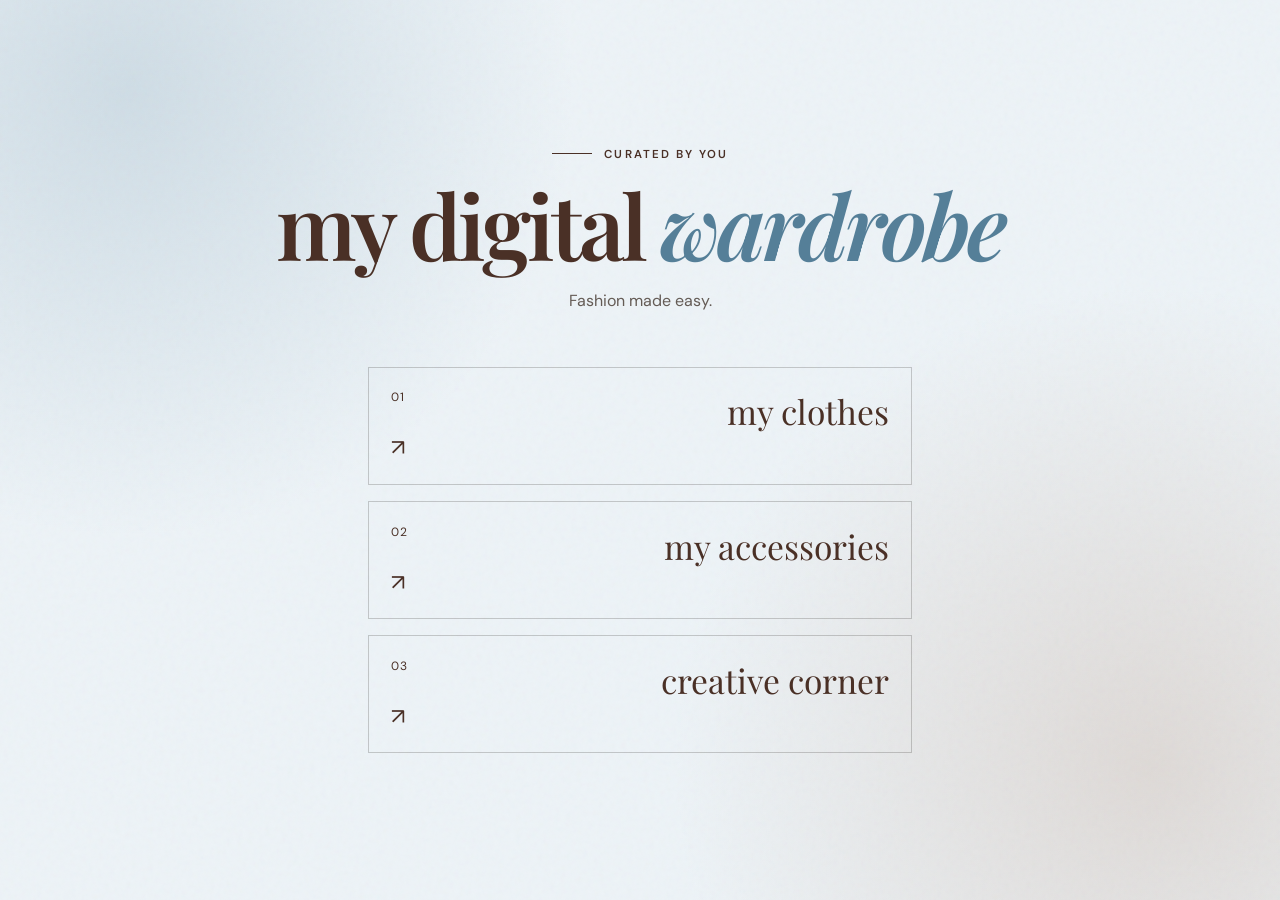
<file: index.html>
<!doctype html>
<html lang="en">
  <head>
    <meta charset="UTF-8" />
    <meta name="viewport" content="width=device-width, initial-scale=1.0" />
    <meta
      name="description"
      content="My Digital Wardrobe — browse clothes, accessories, and creative ideas."
    />
    <title>My Digital Wardrobe</title>
    <link rel="preconnect" href="https://fonts.googleapis.com" />
    <link rel="preconnect" href="https://fonts.gstatic.com" crossorigin />
    <link
      href="https://fonts.googleapis.com/css2?family=DM+Sans:wght@400;500;600&family=Playfair+Display:ital,wght@0,600;1,600&display=swap"
      rel="stylesheet"
    />
    <link rel="stylesheet" href="styles.css" />
  </head>
  <body>
    <main>
      <section class="hero" aria-labelledby="page-title">
        <div class="eyebrow">Curated by you</div>
        <h1 id="page-title">my digital <em>wardrobe</em></h1>
        <p class="intro">Fashion made easy.</p>

        <nav class="wardrobe-nav" aria-label="Wardrobe sections">
          <button class="wardrobe-button clothes" type="button" data-panel="clothes-panel">
            <span class="button-number">01</span>
            <span class="button-label">my clothes</span>
            <span class="arrow" aria-hidden="true">↗</span>
          </button>
          <button class="wardrobe-button accessories" type="button" data-panel="accessories-panel">
            <span class="button-number">02</span>
            <span class="button-label">my accessories</span>
            <span class="arrow" aria-hidden="true">↗</span>
          </button>
          <button class="wardrobe-button creative" type="button" data-panel="creative-panel">
            <span class="button-number">03</span>
            <span class="button-label">creative corner</span>
            <span class="arrow" aria-hidden="true">↗</span>
          </button>
        </nav>
      </section>

      <section class="panel" id="clothes-panel" aria-live="polite" hidden>
        <button class="close-button" type="button" aria-label="Close section">×</button>
        <p class="panel-kicker">01 · The collection</p>
        <h2>My clothes</h2>
        <p>Your clothing collection will live here.</p>
      </section>

      <section class="panel" id="accessories-panel" aria-live="polite" hidden>
        <button class="close-button" type="button" aria-label="Close section">×</button>
        <p class="panel-kicker">02 · The finishing touches</p>
        <h2>My accessories</h2>
        <p>Your accessories collection will live here.</p>
      </section>

      <section class="panel" id="creative-panel" aria-live="polite" hidden>
        <button class="close-button home-button" type="button">← Home</button>
        <p class="panel-kicker">03 · Make it yours</p>
        <h2>Creative corner</h2>
        <p>Your outfit ideas and inspiration will live here.</p>
      </section>
    </main>

    <script src="script.js"></script>
  </body>
</html>
</file>
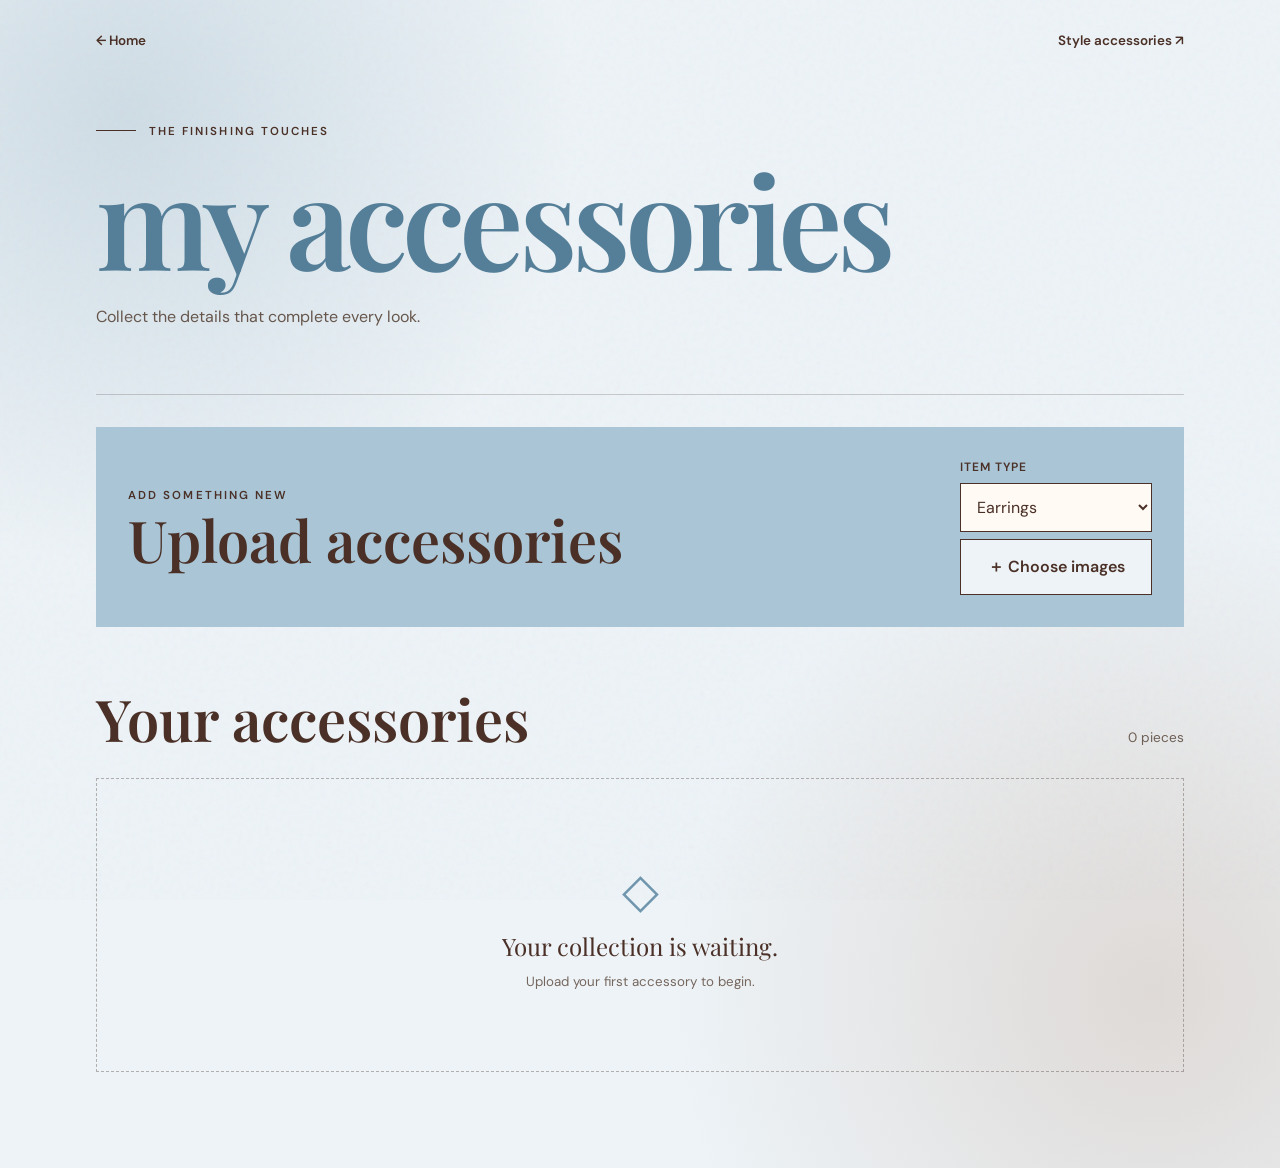
<file: accessories.html>
<!doctype html>
<html lang="en">
  <head>
    <meta charset="UTF-8" /><meta name="viewport" content="width=device-width, initial-scale=1.0" />
    <title>My Accessories · My Digital Wardrobe</title>
    <link rel="preconnect" href="https://fonts.googleapis.com" /><link rel="preconnect" href="https://fonts.gstatic.com" crossorigin />
    <link href="https://fonts.googleapis.com/css2?family=DM+Sans:wght@400;500;600&family=Playfair+Display:ital,wght@0,600;1,600&display=swap" rel="stylesheet" />
    <link rel="stylesheet" href="styles.css" /><link rel="stylesheet" href="wardrobe.css" />
  </head>
  <body>
    <main class="collection-page">
      <header class="collection-header">
        <a class="back-link" href="index.html">← Home</a><a class="style-link" href="accessory-builder.html">Style accessories <span aria-hidden="true">↗</span></a>
        <p class="eyebrow">The finishing touches</p><h1>my accessories</h1>
        <p class="collection-intro">Collect the details that complete every look.</p>
      </header>
      <section class="upload-area" aria-labelledby="upload-title">
        <div><p class="panel-kicker">Add something new</p><h2 id="upload-title">Upload accessories</h2></div>
        <div class="upload-actions">
          <label for="accessory-category">Item type</label>
          <select id="accessory-category"><option value="earrings">Earrings</option><option value="necklaces">Necklaces</option><option value="bracelets">Bracelets</option><option value="rings">Rings</option><option value="bags">Bags</option></select>
          <label class="upload-button" for="accessory-upload"><span aria-hidden="true">＋</span> Choose images</label>
        </div>
        <input id="accessory-upload" type="file" accept="image/*" multiple />
      </section>
      <section class="closet" aria-labelledby="collection-title">
        <div class="closet-heading"><h2 id="collection-title">Your accessories</h2><span id="item-count">0 pieces</span></div>
        <div class="clothes-grid" id="accessories-grid"></div>
        <div class="empty-state" id="empty-state"><span aria-hidden="true">◇</span><p>Your collection is waiting.</p><small>Upload your first accessory to begin.</small></div>
      </section>
    </main>
    <script src="accessories.js"></script>
  </body>
</html>
</file>
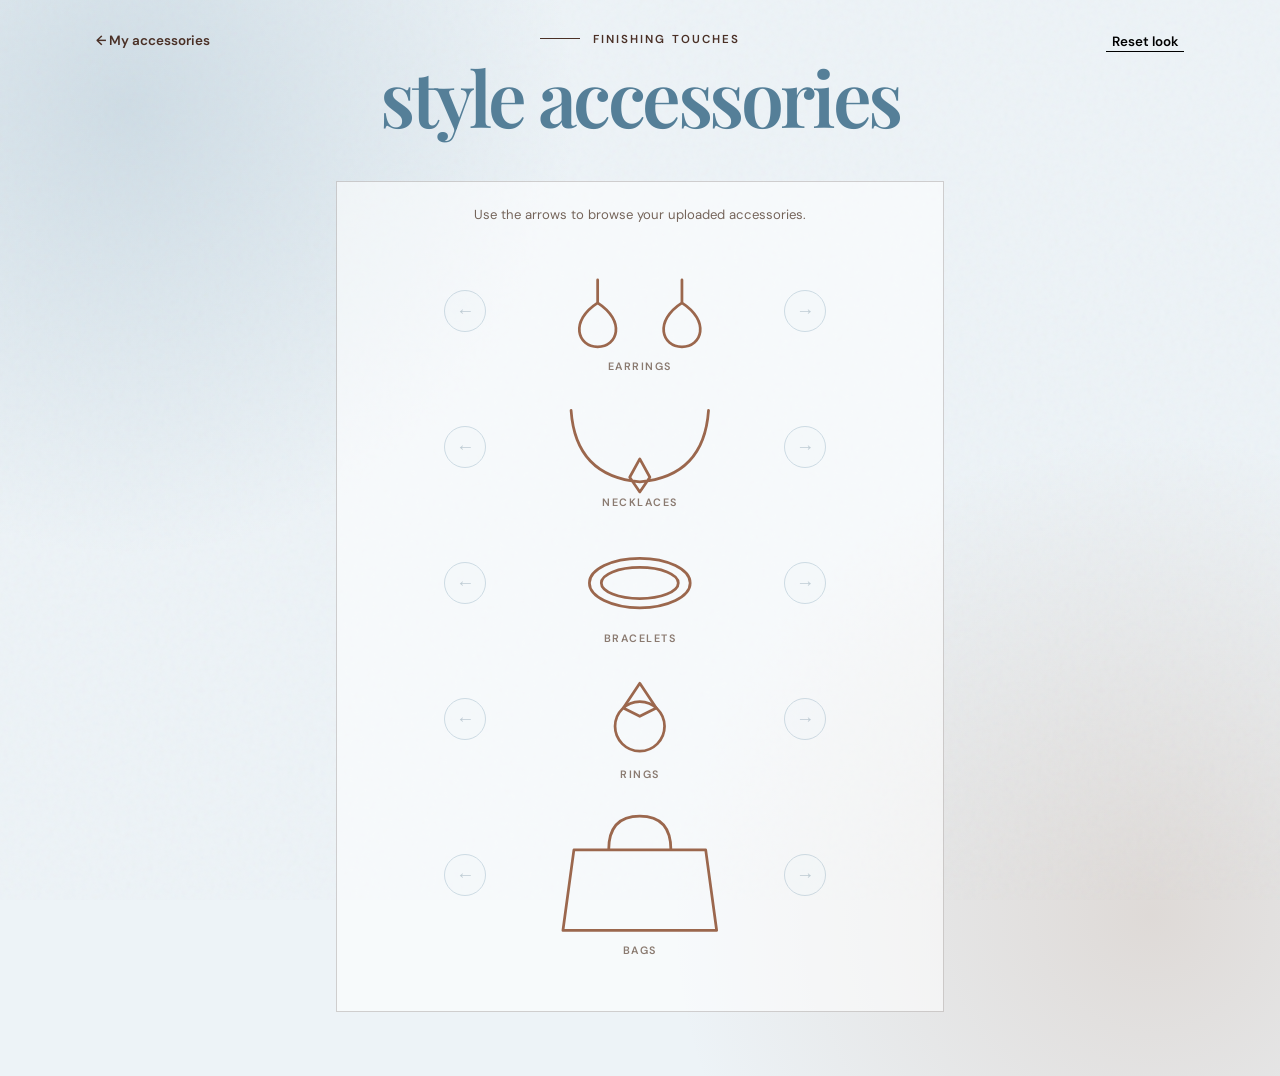
<file: accessory-builder.html>
<!doctype html><html lang="en"><head><meta charset="UTF-8" /><meta name="viewport" content="width=device-width, initial-scale=1.0" /><title>Style Accessories · My Digital Wardrobe</title><link rel="preconnect" href="https://fonts.googleapis.com" /><link rel="preconnect" href="https://fonts.gstatic.com" crossorigin /><link href="https://fonts.googleapis.com/css2?family=DM+Sans:wght@400;500;600&family=Playfair+Display:ital,wght@0,600;1,600&display=swap" rel="stylesheet" /><link rel="stylesheet" href="styles.css" /><link rel="stylesheet" href="mannequin.css" /><link rel="stylesheet" href="accessory-builder.css" /></head>
<body><main class="styling-page"><header class="styling-header"><a href="accessories.html">← My accessories</a><div><p class="eyebrow">Finishing touches</p><h1>style accessories</h1></div><button id="reset-outfit" type="button">Reset look</button></header>
<section class="outfit-builder accessory-builder" aria-label="Accessory builder"><p class="builder-help">Use the arrows to browse your uploaded accessories.</p>
<div class="outfit-slot" data-category="earrings"><button class="outfit-arrow previous" type="button" aria-label="Previous earrings">←</button><div class="item-display"><svg class="placeholder" viewBox="0 0 220 100" aria-hidden="true"><path d="M64 16v25m92-25v25M64 41c-31 20-22 48 0 48s31-28 0-48Zm92 0c-31 20-22 48 0 48s31-28 0-48Z" /></svg><img alt="" hidden /><span>earrings</span></div><button class="outfit-arrow next" type="button" aria-label="Next earrings">→</button></div>
<div class="outfit-slot" data-category="necklaces"><button class="outfit-arrow previous" type="button" aria-label="Previous necklace">←</button><div class="item-display"><svg class="placeholder" viewBox="0 0 220 110" aria-hidden="true"><path d="M35 15q5 72 75 78 70-6 75-78M99 88l11-20 11 20-11 16Z" /></svg><img alt="" hidden /><span>necklaces</span></div><button class="outfit-arrow next" type="button" aria-label="Next necklace">→</button></div>
<div class="outfit-slot" data-category="bracelets"><button class="outfit-arrow previous" type="button" aria-label="Previous bracelet">←</button><div class="item-display"><svg class="placeholder" viewBox="0 0 220 100" aria-hidden="true"><ellipse cx="110" cy="50" rx="55" ry="27"/><ellipse cx="110" cy="50" rx="42" ry="17"/></svg><img alt="" hidden /><span>bracelets</span></div><button class="outfit-arrow next" type="button" aria-label="Next bracelet">→</button></div>
<div class="outfit-slot" data-category="rings"><button class="outfit-arrow previous" type="button" aria-label="Previous ring">←</button><div class="item-display"><svg class="placeholder" viewBox="0 0 220 100" aria-hidden="true"><circle cx="110" cy="58" r="27"/><path d="m92 38 18-27 18 27-18 9Z"/></svg><img alt="" hidden /><span>rings</span></div><button class="outfit-arrow next" type="button" aria-label="Next ring">→</button></div>
<div class="outfit-slot bags-slot" data-category="bags"><button class="outfit-arrow previous" type="button" aria-label="Previous bag">←</button><div class="item-display"><svg class="placeholder" viewBox="0 0 220 150" aria-hidden="true"><path d="M38 48h144l12 88H26l12-88Zm38 0q0-37 34-37t34 37"/></svg><img alt="" hidden /><span>bags</span></div><button class="outfit-arrow next" type="button" aria-label="Next bag">→</button></div>
</section></main><script src="accessory-builder.js"></script></body></html>
</file>
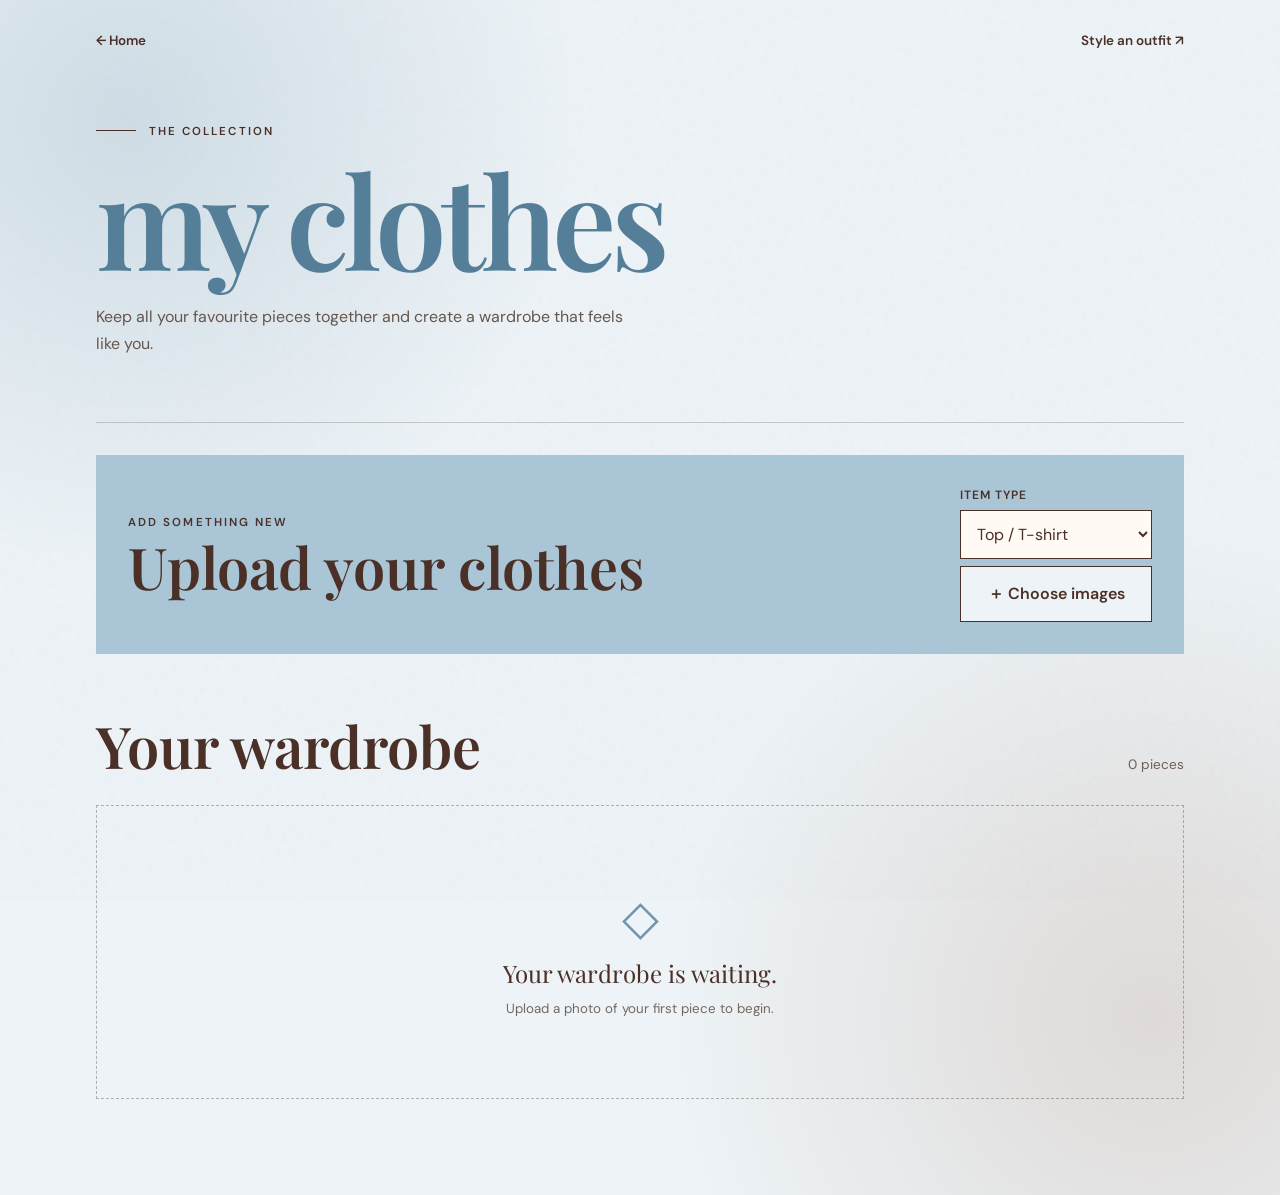
<file: clothes.html>
<!doctype html>
<html lang="en">
  <head>
    <meta charset="UTF-8" />
    <meta name="viewport" content="width=device-width, initial-scale=1.0" />
    <title>My Clothes · My Digital Wardrobe</title>
    <link rel="preconnect" href="https://fonts.googleapis.com" />
    <link rel="preconnect" href="https://fonts.gstatic.com" crossorigin />
    <link href="https://fonts.googleapis.com/css2?family=DM+Sans:wght@400;500;600&family=Playfair+Display:ital,wght@0,600;1,600&display=swap" rel="stylesheet" />
    <link rel="stylesheet" href="styles.css" />
    <link rel="stylesheet" href="wardrobe.css" />
  </head>
  <body>
    <main class="collection-page">
      <header class="collection-header">
        <a class="back-link" href="index.html">← Home</a>
        <a class="style-link" href="mannequin.html">Style an outfit <span aria-hidden="true">↗</span></a>
        <p class="eyebrow">The collection</p>
        <h1>my clothes</h1>
        <p class="collection-intro">Keep all your favourite pieces together and create a wardrobe that feels like you.</p>
      </header>

      <section class="upload-area" aria-labelledby="upload-title">
        <div>
          <p class="panel-kicker">Add something new</p>
          <h2 id="upload-title">Upload your clothes</h2>
        </div>
        <div class="upload-actions">
          <label for="clothing-category">Item type</label>
          <select id="clothing-category">
            <option value="tops">Top / T-shirt</option>
            <option value="bottoms">Trousers / Bottoms</option>
            <option value="shoes">Shoes</option>
          </select>
          <label class="upload-button" for="clothing-upload"><span aria-hidden="true">＋</span> Choose images</label>
        </div>
        <input id="clothing-upload" type="file" accept="image/*" multiple />
      </section>

      <section class="closet" aria-labelledby="closet-title">
        <div class="closet-heading">
          <h2 id="closet-title">Your wardrobe</h2>
          <span id="item-count">0 pieces</span>
        </div>
        <div class="clothes-grid" id="clothes-grid"></div>
        <div class="empty-state" id="empty-state">
          <span aria-hidden="true">◇</span>
          <p>Your wardrobe is waiting.</p>
          <small>Upload a photo of your first piece to begin.</small>
        </div>
      </section>
    </main>
    <script src="wardrobe.js"></script>
  </body>
</html>
</file>
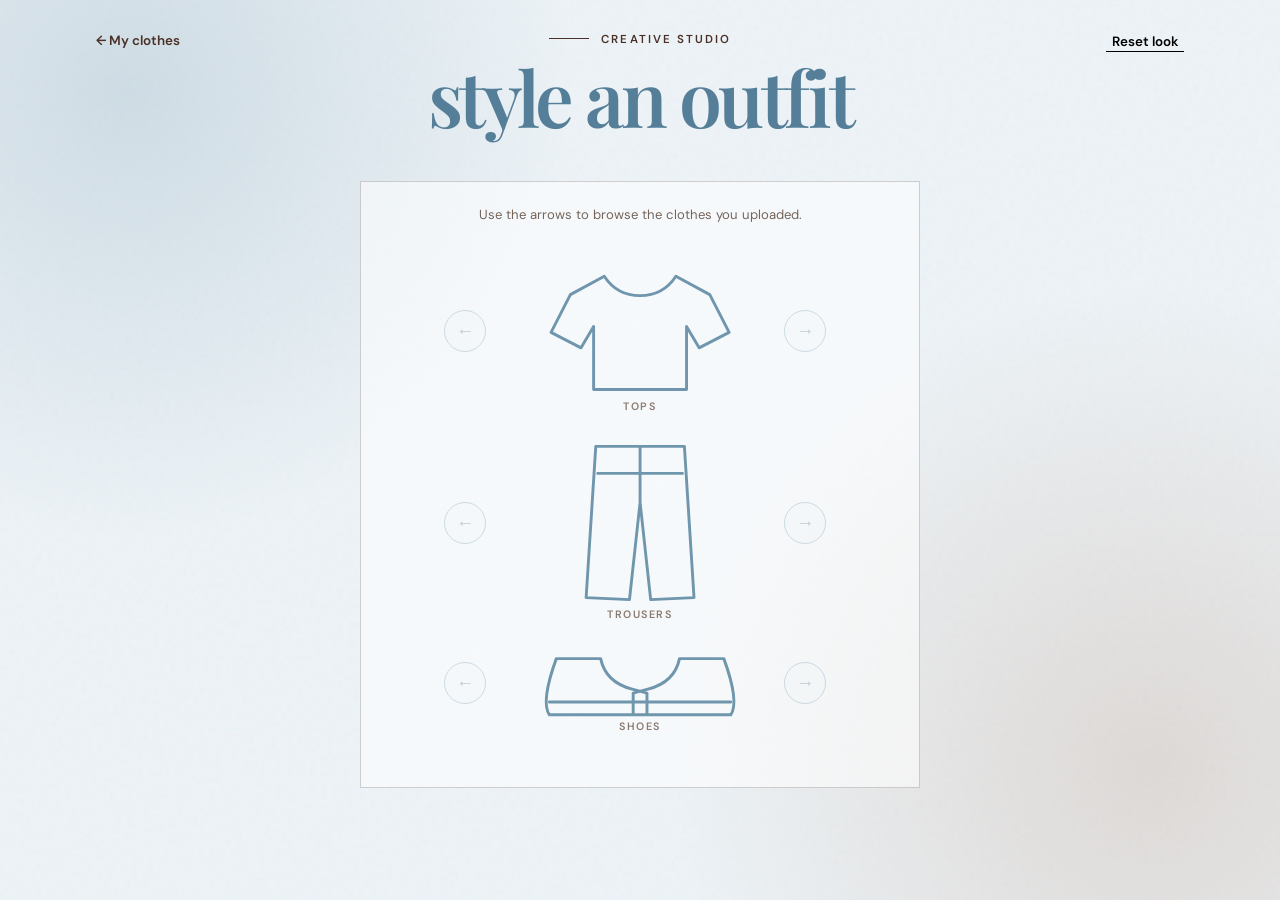
<file: mannequin.html>
<!doctype html><html lang="en"><head><meta charset="UTF-8" /><meta name="viewport" content="width=device-width, initial-scale=1.0" /><title>Style an Outfit · My Digital Wardrobe</title><link rel="preconnect" href="https://fonts.googleapis.com" /><link rel="preconnect" href="https://fonts.gstatic.com" crossorigin /><link href="https://fonts.googleapis.com/css2?family=DM+Sans:wght@400;500;600&family=Playfair+Display:ital,wght@0,600;1,600&display=swap" rel="stylesheet" /><link rel="stylesheet" href="styles.css" /><link rel="stylesheet" href="mannequin.css" /></head>
<body><main class="styling-page"><header class="styling-header"><a href="clothes.html">← My clothes</a><div><p class="eyebrow">Creative studio</p><h1>style an outfit</h1></div><button id="reset-outfit" type="button">Reset look</button></header>
<section class="outfit-builder" aria-label="Outfit builder"><p class="builder-help">Use the arrows to browse the clothes you uploaded.</p>
<div class="outfit-slot" data-category="tops"><button class="outfit-arrow previous" type="button" aria-label="Previous top">←</button><div class="item-display"><svg class="placeholder" viewBox="0 0 220 160" aria-hidden="true"><path d="M73 24 38 43 18 82l31 16 13-22v65h96V76l13 22 31-16-20-39-35-19q-13 20-37 20T73 24Z" /></svg><img alt="" hidden /><span>tops</span></div><button class="outfit-arrow next" type="button" aria-label="Next top">→</button></div>
<div class="outfit-slot" data-category="bottoms"><button class="outfit-arrow previous" type="button" aria-label="Previous trousers">←</button><div class="item-display"><svg class="placeholder" viewBox="0 0 220 190" aria-hidden="true"><path d="M64 16h92l10 157-45 2-11-101-11 101-45-2L64 16Zm2 28h88M110 17v57" /></svg><img alt="" hidden /><span>trousers</span></div><button class="outfit-arrow next" type="button" aria-label="Next trousers">→</button></div>
<div class="outfit-slot shoes-slot" data-category="shoes"><button class="outfit-arrow previous" type="button" aria-label="Previous shoes">←</button><div class="item-display"><svg class="placeholder" viewBox="0 0 220 100" aria-hidden="true"><path d="M25 26h45q5 24 32 31l15 4v22H18Q9 70 25 26Zm125 0h45q16 44 7 57h-99V61l15-4q27-7 32-31ZM18 70h99m-14 0h99" /></svg><img alt="" hidden /><span>shoes</span></div><button class="outfit-arrow next" type="button" aria-label="Next shoes">→</button></div>
</section></main><script src="mannequin.js"></script></body></html>
</file>
<file: styles.css>
:root {
  --ink: #4a3026;
  --cream: #edf3f7;
  --sky: #a9c5d6;
  --denim: #6f96ad;
  --brown: #aa8065;
}

* {
  box-sizing: border-box;
}

body {
  margin: 0;
  min-height: 100vh;
  color: var(--ink);
  background:
    radial-gradient(circle at 10% 10%, rgb(111 150 173 / 24%), transparent 28rem),
    radial-gradient(circle at 90% 85%, rgb(170 128 101 / 22%), transparent 30rem),
    var(--cream);
  font-family: "DM Sans", sans-serif;
}

body::before {
  position: fixed;
  inset: 0;
  z-index: -1;
  background-image: url("data:image/svg+xml,%3Csvg viewBox='0 0 180 180' xmlns='http://www.w3.org/2000/svg'%3E%3Cfilter id='n'%3E%3CfeTurbulence type='fractalNoise' baseFrequency='.9' numOctaves='2' stitchTiles='stitch'/%3E%3C/filter%3E%3Crect width='100%25' height='100%25' filter='url(%23n)' opacity='.04'/%3E%3C/svg%3E");
  content: "";
  pointer-events: none;
}

main {
  display: grid;
  min-height: 100vh;
  place-items: center;
  padding: 3rem 1.25rem;
}

.hero {
  width: min(100%, 68rem);
  text-align: center;
}

.eyebrow,
.panel-kicker {
  margin-bottom: 1.2rem;
  font-size: 0.72rem;
  font-weight: 600;
  letter-spacing: 0.18em;
  text-transform: uppercase;
}

.eyebrow::before {
  display: inline-block;
  width: 2.5rem;
  height: 1px;
  margin: 0 0.8rem 0.25rem 0;
  background: currentColor;
  content: "";
}

h1,
h2 {
  margin: 0;
  font-family: "Playfair Display", serif;
  font-weight: 600;
  line-height: 0.95;
}

h1 {
  max-width: none;
  font-size: clamp(2.35rem, 7vw, 6.5rem);
  letter-spacing: -0.045em;
  white-space: nowrap;
}

h1 em {
  color: #557f98;
  font-weight: 600;
}

.intro {
  margin: 1.5rem 0 3.5rem;
  color: #645b55;
  font-size: 1rem;
}

.wardrobe-nav {
  display: grid;
  grid-template-columns: minmax(18rem, 34rem);
  justify-content: center;
  gap: 1rem;
}

.wardrobe-button {
  display: grid;
  min-height: 7rem;
  padding: 1.35rem;
  border: 1px solid rgb(44 37 33 / 22%);
  border-radius: 0;
  color: var(--ink);
  background: transparent;
  cursor: pointer;
  font: inherit;
  grid-template-columns: 1fr auto;
  text-align: left;
  transition: transform 180ms ease, box-shadow 180ms ease, background 180ms ease;
}

.wardrobe-button:hover,
.wardrobe-button:focus-visible {
  transform: translateY(-6px);
  box-shadow: 0 18px 35px rgb(44 37 33 / 12%);
  outline: none;
}

.clothes:hover,
.clothes:focus-visible { background: var(--sky); }
.accessories:hover,
.accessories:focus-visible { background: var(--denim); }
.creative:hover,
.creative:focus-visible { background: var(--brown); }

.button-number {
  font-size: 0.75rem;
  letter-spacing: 0.12em;
}

.button-label {
  align-self: end;
  font-family: "Playfair Display", serif;
  font-size: clamp(1.4rem, 3vw, 2.1rem);
}

.arrow {
  font-size: 1.4rem;
  transition: transform 180ms ease;
}

.wardrobe-button:hover .arrow,
.wardrobe-button:focus-visible .arrow {
  transform: rotate(45deg);
}

.panel {
  position: fixed;
  inset: 0;
  z-index: 2;
  padding: clamp(2rem, 8vw, 8rem);
  background: var(--cream);
  animation: reveal 280ms ease both;
}

.panel[hidden] { display: none; }

.panel h2 {
  max-width: 10ch;
  font-size: clamp(4rem, 10vw, 9rem);
}

.panel > p:last-child {
  margin-top: 2rem;
  color: #645b55;
}

.close-button {
  position: absolute;
  top: 2rem;
  right: 2rem;
  width: 3rem;
  height: 3rem;
  border: 1px solid currentColor;
  border-radius: 50%;
  background: transparent;
  cursor: pointer;
  font-size: 1.8rem;
}

.home-button {
  left: 2rem;
  right: auto;
  width: auto;
  height: auto;
  padding: 0;
  border: 0;
  border-radius: 0;
  font-size: 0.84rem;
  font-weight: 600;
}

.home-button:hover { text-decoration: underline; }

@keyframes reveal {
  from { opacity: 0; transform: translateY(1rem); }
}

@media (max-width: 680px) {
  main { align-items: start; padding-top: 4rem; }
  .intro { margin-bottom: 2.5rem; }
  h1 { font-size: clamp(2rem, 10vw, 4rem); }
  .wardrobe-nav { grid-template-columns: minmax(0, 1fr); }
  .wardrobe-button { min-height: 7rem; }
}

@media (prefers-reduced-motion: reduce) {
  *, *::before, *::after { scroll-behavior: auto !important; transition: none !important; }
}
</file>
<file: wardrobe.css>
.collection-page {
  display: block;
  max-width: 76rem;
  min-height: 100vh;
  margin: auto;
  padding: 2rem clamp(1.25rem, 5vw, 5rem) 6rem;
}

.collection-header {
  position: relative;
  padding: 5rem 0 4rem;
  border-bottom: 1px solid rgb(47 33 26 / 20%);
}

.collection-header h1 {
  font-size: clamp(3.5rem, 10vw, 8rem);
  color: #557f98;
  white-space: normal;
}

.collection-intro {
  max-width: 34rem;
  margin: 1.5rem 0 0;
  color: #66564c;
  line-height: 1.7;
}

.back-link,
.style-link {
  position: absolute;
  top: 0;
  color: var(--ink);
  font-size: 0.84rem;
  font-weight: 600;
  text-decoration: none;
}

.back-link { left: 0; }
.style-link { right: 0; }
.back-link:hover, .style-link:hover { text-decoration: underline; }

.upload-area {
  display: flex;
  align-items: center;
  justify-content: space-between;
  gap: 2rem;
  margin: 2rem 0 4rem;
  padding: 2rem;
  background: #a9c5d6;
}

.upload-area .panel-kicker { margin: 0 0 0.6rem; }
.upload-area h2, .closet h2 { font-size: clamp(2rem, 5vw, 3.6rem); }
#clothing-upload, #accessory-upload { position: absolute; width: 1px; height: 1px; overflow: hidden; clip: rect(0, 0, 0, 0); }
.upload-actions { display: grid; min-width: 12rem; gap: .45rem; }
.upload-actions > label:first-child { font-size: .75rem; font-weight: 600; letter-spacing: .08em; text-transform: uppercase; }
.upload-actions select { width: 100%; padding: .75rem; border: 1px solid var(--ink); color: var(--ink); background: #fffaf4; font: inherit; }

.upload-button {
  flex: 0 0 auto;
  padding: 1rem 1.3rem;
  border: 1px solid var(--ink);
  background: var(--cream);
  cursor: pointer;
  font-weight: 600;
  text-align: center;
  transition: background 160ms ease, color 160ms ease;
}

.upload-button:hover { color: var(--cream); background: var(--ink); }

.closet-heading {
  display: flex;
  align-items: end;
  justify-content: space-between;
  margin-bottom: 2rem;
}

#item-count { color: #6d5f56; font-size: 0.85rem; }
.clothes-grid { display: grid; grid-template-columns: repeat(auto-fill, minmax(13rem, 1fr)); gap: 1.25rem; }

.clothing-card {
  position: relative;
  margin: 0;
  padding: 0.6rem 0.6rem 1rem;
  background: #fffaf4;
  box-shadow: 0 8px 24px rgb(47 33 26 / 8%);
}

.clothing-card img { display: block; width: 100%; aspect-ratio: 4 / 5; object-fit: cover; background: #dce7ed; }
.clothing-card figcaption { padding: 0.8rem 0.3rem 0; overflow: hidden; text-overflow: ellipsis; white-space: nowrap; font-size: 0.82rem; }
.delete-item { position: absolute; top: 0.9rem; right: 0.9rem; width: 2rem; height: 2rem; border: 0; border-radius: 50%; color: white; background: rgb(47 33 26 / 75%); cursor: pointer; }
.delete-item:hover { background: #713d32; }

.empty-state { padding: 5rem 1rem; border: 1px dashed rgb(47 33 26 / 32%); text-align: center; }
.empty-state span { display: block; color: #6f96ad; font-size: 3rem; }
.empty-state p { margin: 0.5rem 0; font-family: "Playfair Display", serif; font-size: 1.5rem; }
.empty-state small { color: #76675e; }

@media (max-width: 600px) {
  .collection-header { padding-top: 4.5rem; }
  .upload-area { align-items: stretch; flex-direction: column; }
  .upload-button { text-align: center; }
}
</file>
<file: mannequin.css>
.styling-page { display: block; max-width: 76rem; min-height: 100vh; margin: auto; padding: 2rem clamp(1.25rem, 5vw, 5rem) 4rem; }
.styling-header { display: grid; align-items: start; grid-template-columns: 1fr auto 1fr; padding-bottom: 2rem; }
.styling-header a { color: var(--ink); font-size: .84rem; font-weight: 600; text-decoration: none; }
.styling-header > div { text-align: center; }
.styling-header .eyebrow { margin: 0 0 .8rem; }
.styling-header h1 { color: #557f98; font-size: clamp(2.4rem, 6vw, 5rem); white-space: nowrap; }
.styling-header button { justify-self: end; border: 0; border-bottom: 1px solid; background: none; cursor: pointer; font: 600 .84rem "DM Sans", sans-serif; }
.outfit-builder { width: min(100%, 35rem); margin: 1rem auto 0; padding: 1.5rem clamp(.5rem, 3vw, 2rem) 3rem; border: 1px solid rgb(47 33 26 / 20%); background: rgb(255 255 255 / 55%); }
.builder-help { margin: 0 0 1.25rem; color: #74645a; font-size: .82rem; text-align: center; }
.outfit-slot { display: grid; align-items: center; grid-template-columns: 3.25rem minmax(0, 18rem) 3.25rem; justify-content: center; }
.item-display { position: relative; display: grid; height: 11rem; place-items: center; }
.outfit-slot[data-category="bottoms"] .item-display { height: 13rem; }
.shoes-slot .item-display { height: 7rem; }
.placeholder { width: 82%; height: 88%; overflow: visible; fill: none; stroke: #6f96ad; stroke-linecap: round; stroke-linejoin: round; stroke-width: 3; }
.item-display img { width: 100%; height: 100%; object-fit: contain; filter: drop-shadow(0 8px 9px rgb(47 33 26 / 12%)); }
.item-display span { position: absolute; right: 0; bottom: .35rem; left: 0; color: #8a7a70; font-size: .67rem; font-weight: 600; letter-spacing: .14em; text-align: center; text-transform: uppercase; }
.outfit-arrow { width: 2.65rem; height: 2.65rem; border: 1px solid #6f96ad; border-radius: 50%; color: #3f667d; background: var(--cream); cursor: pointer; font-size: 1.15rem; transition: color 160ms, background 160ms, transform 160ms; }
.outfit-arrow:hover:not(:disabled) { color: white; background: #557f98; transform: scale(1.08); }
.outfit-arrow:disabled { cursor: not-allowed; opacity: .3; }
@media (max-width: 700px) { .styling-header { grid-template-columns: 1fr 1fr; row-gap: 2rem; }.styling-header > div { grid-column: 1 / -1; grid-row: 2; }.styling-header h1 { white-space: normal; }.outfit-slot { grid-template-columns: 2.8rem minmax(0, 1fr) 2.8rem; } }
</file>
<file: accessory-builder.css>
.accessory-builder { width: min(100%, 38rem); }
.accessory-builder .item-display { height: 8.5rem; }
.accessory-builder .bags-slot .item-display { height: 11rem; }
.accessory-builder .placeholder { width: 70%; height: 78%; stroke: #9b674d; }
</file>
